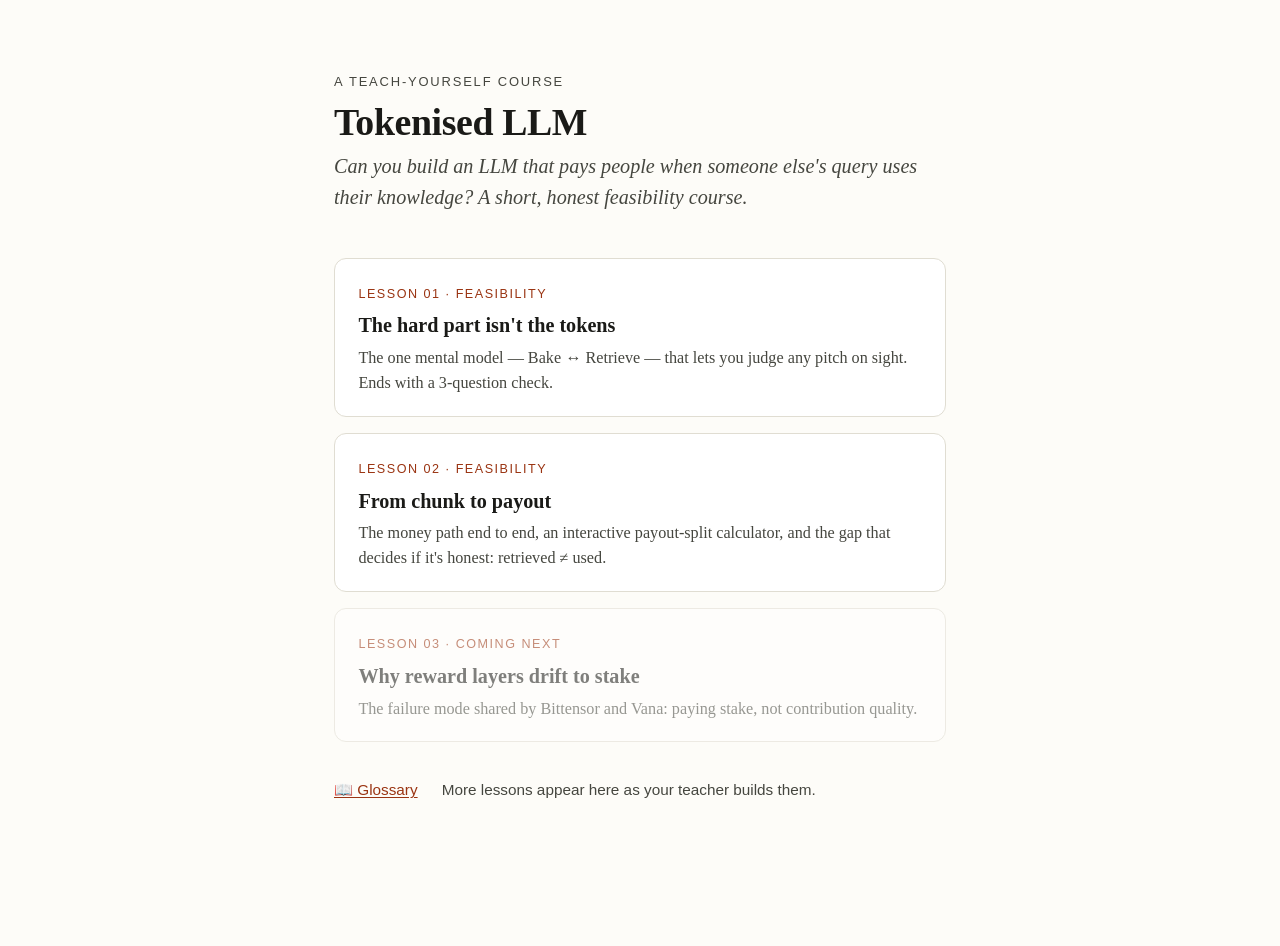
<file: index.html>
<!DOCTYPE html>
<html lang="en">
<head>
<meta charset="utf-8">
<meta name="viewport" content="width=device-width, initial-scale=1">
<title>Tokenised LLM — a feasibility course</title>
<link rel="stylesheet" href="assets/lesson.css">
<style>
  /* Landing-page-only touches, mobile-first */
  .hero { margin-bottom: 2.5rem; }
  .lesson-list { list-style: none; padding: 0; margin: 0; }
  .lesson-card {
    display: block;
    border: 1px solid var(--rule);
    border-radius: 12px;
    padding: 1.1rem 1.3rem;
    margin-bottom: 0.9rem;
    text-decoration: none;
    color: var(--ink);
    background: var(--surface);
    transition: border-color .15s, transform .1s;
  }
  .lesson-card:active { transform: scale(.99); }
  .lesson-card:hover { border-color: var(--accent); }
  .lesson-card .n {
    font-family: ui-sans-serif, sans-serif;
    font-size: 0.7rem; letter-spacing: .12em; text-transform: uppercase; color: var(--accent);
  }
  .lesson-card .t { font-size: 1.12rem; font-weight: 600; margin: .2rem 0 .25rem; }
  .lesson-card .s { font-size: .9rem; color: var(--ink-soft); }
  .lesson-card.soon { opacity: .55; pointer-events: none; }
  .meta-links { margin-top: 2rem; font-family: ui-sans-serif, sans-serif; font-size: .85rem; }
  .meta-links a { margin-right: 1.1rem; }
  @media (max-width: 480px) {
    body { padding: 2.2rem 1.2rem 5rem; }
    h1 { font-size: 1.7rem; }
  }
</style>
</head>
<body>
<div class="wrap">

  <div class="hero">
    <p class="eyebrow">A teach-yourself course</p>
    <h1>Tokenised LLM</h1>
    <p class="dek">Can you build an LLM that pays people when someone else's query uses their knowledge? A short, honest feasibility course.</p>
  </div>

  <ul class="lesson-list">
    <li>
      <a class="lesson-card" href="lessons/0001-bake-vs-retrieve.html">
        <span class="n">Lesson 01 · Feasibility</span>
        <div class="t">The hard part isn't the tokens</div>
        <div class="s">The one mental model — Bake ↔ Retrieve — that lets you judge any pitch on sight. Ends with a 3-question check.</div>
      </a>
    </li>
    <li>
      <a class="lesson-card" href="lessons/0002-chunk-to-payout.html">
        <span class="n">Lesson 02 · Feasibility</span>
        <div class="t">From chunk to payout</div>
        <div class="s">The money path end to end, an interactive payout-split calculator, and the gap that decides if it's honest: retrieved ≠ used.</div>
      </a>
    </li>
    <li>
      <span class="lesson-card soon">
        <span class="n">Lesson 03 · Coming next</span>
        <div class="t">Why reward layers drift to stake</div>
        <div class="s">The failure mode shared by Bittensor and Vana: paying stake, not contribution quality.</div>
      </span>
    </li>
  </ul>

  <div class="meta-links">
    <a href="reference/GLOSSARY.html">📖 Glossary</a>
    <span style="color:var(--ink-soft)">More lessons appear here as your teacher builds them.</span>
  </div>

</div>
</body>
</html>
</file>
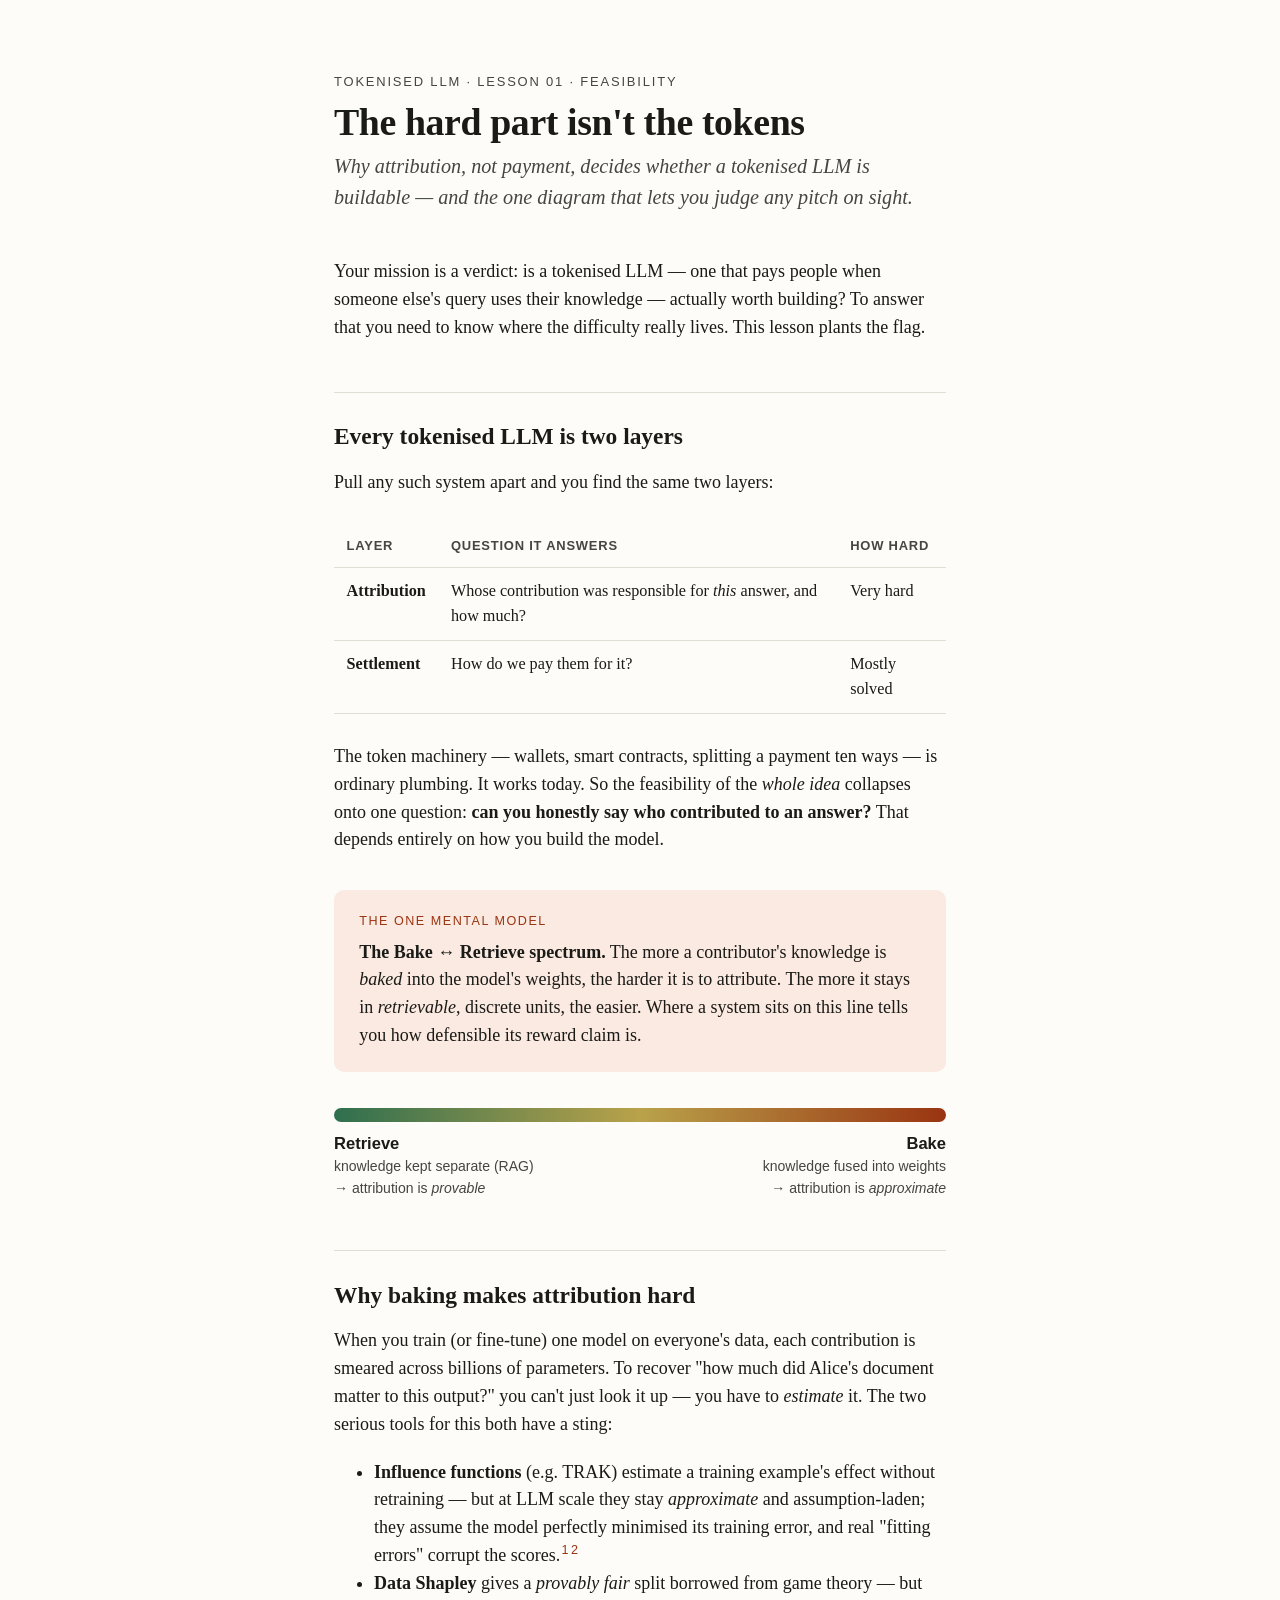
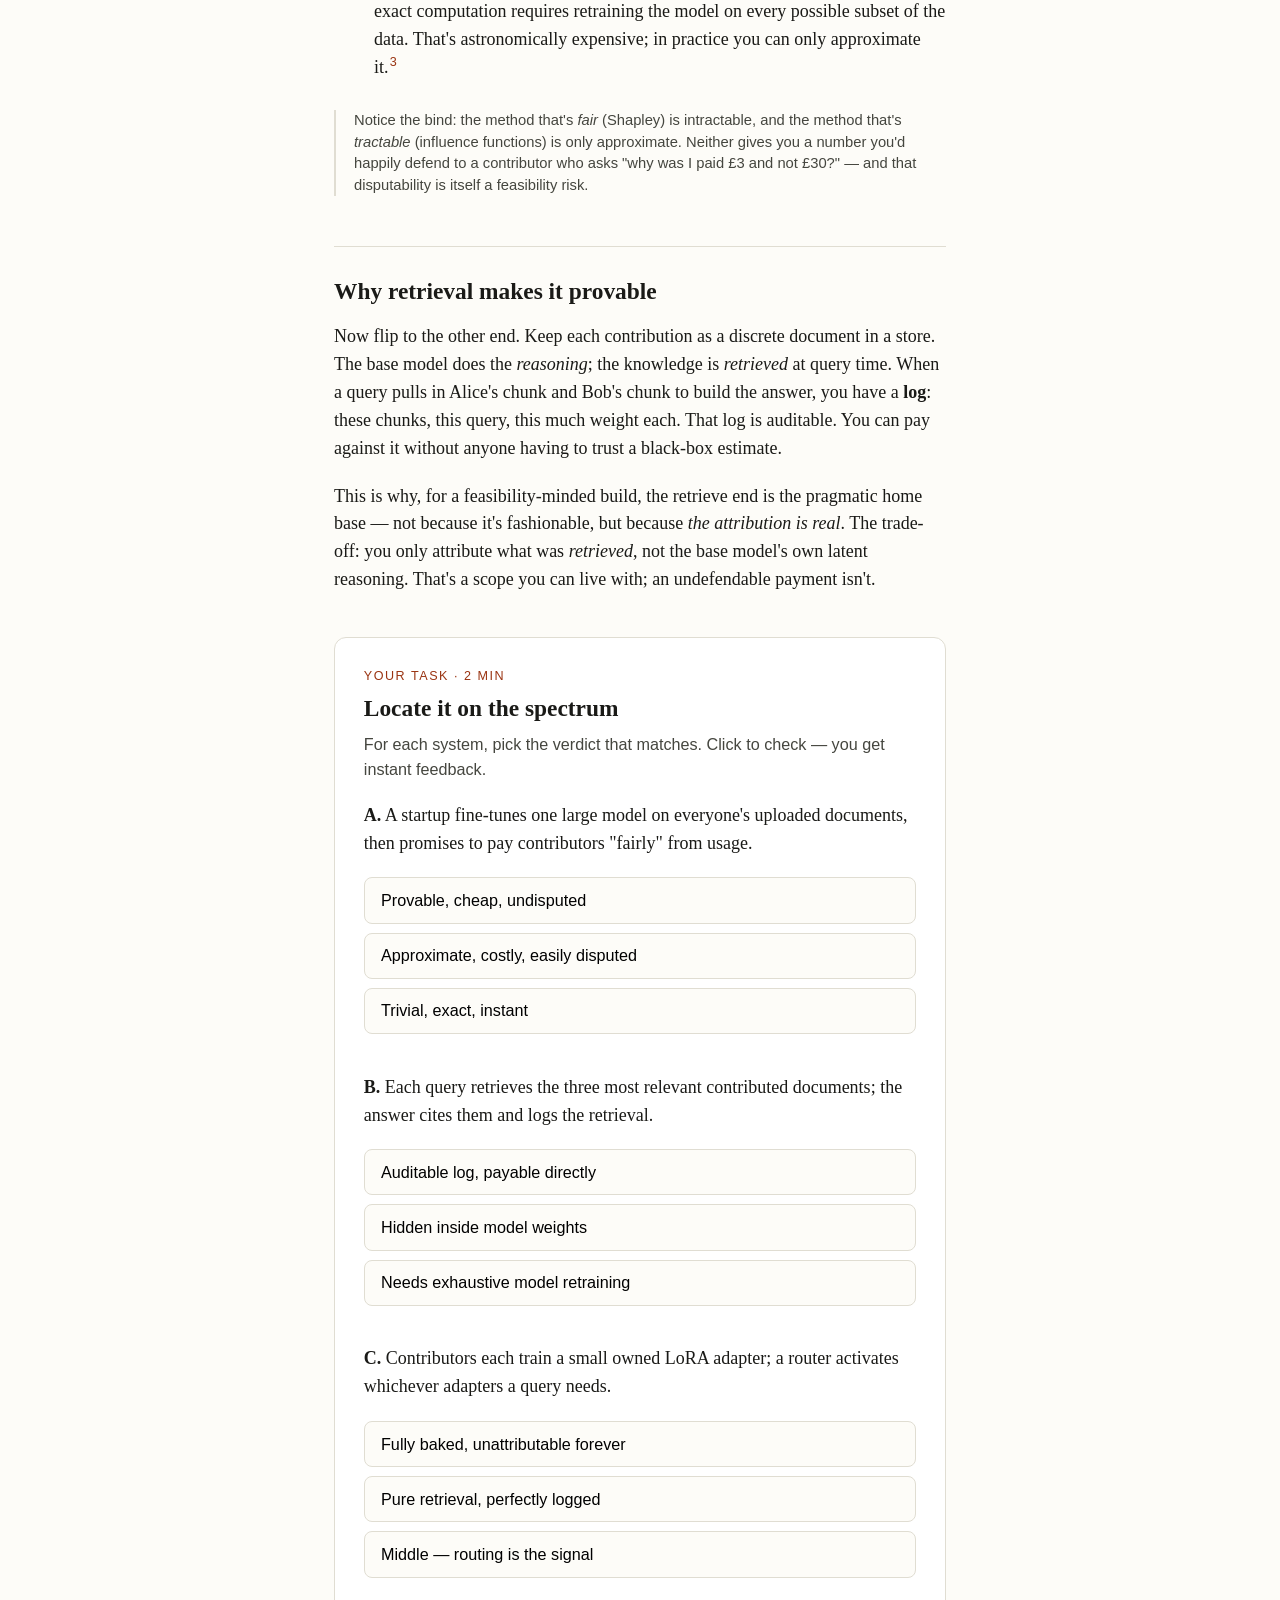
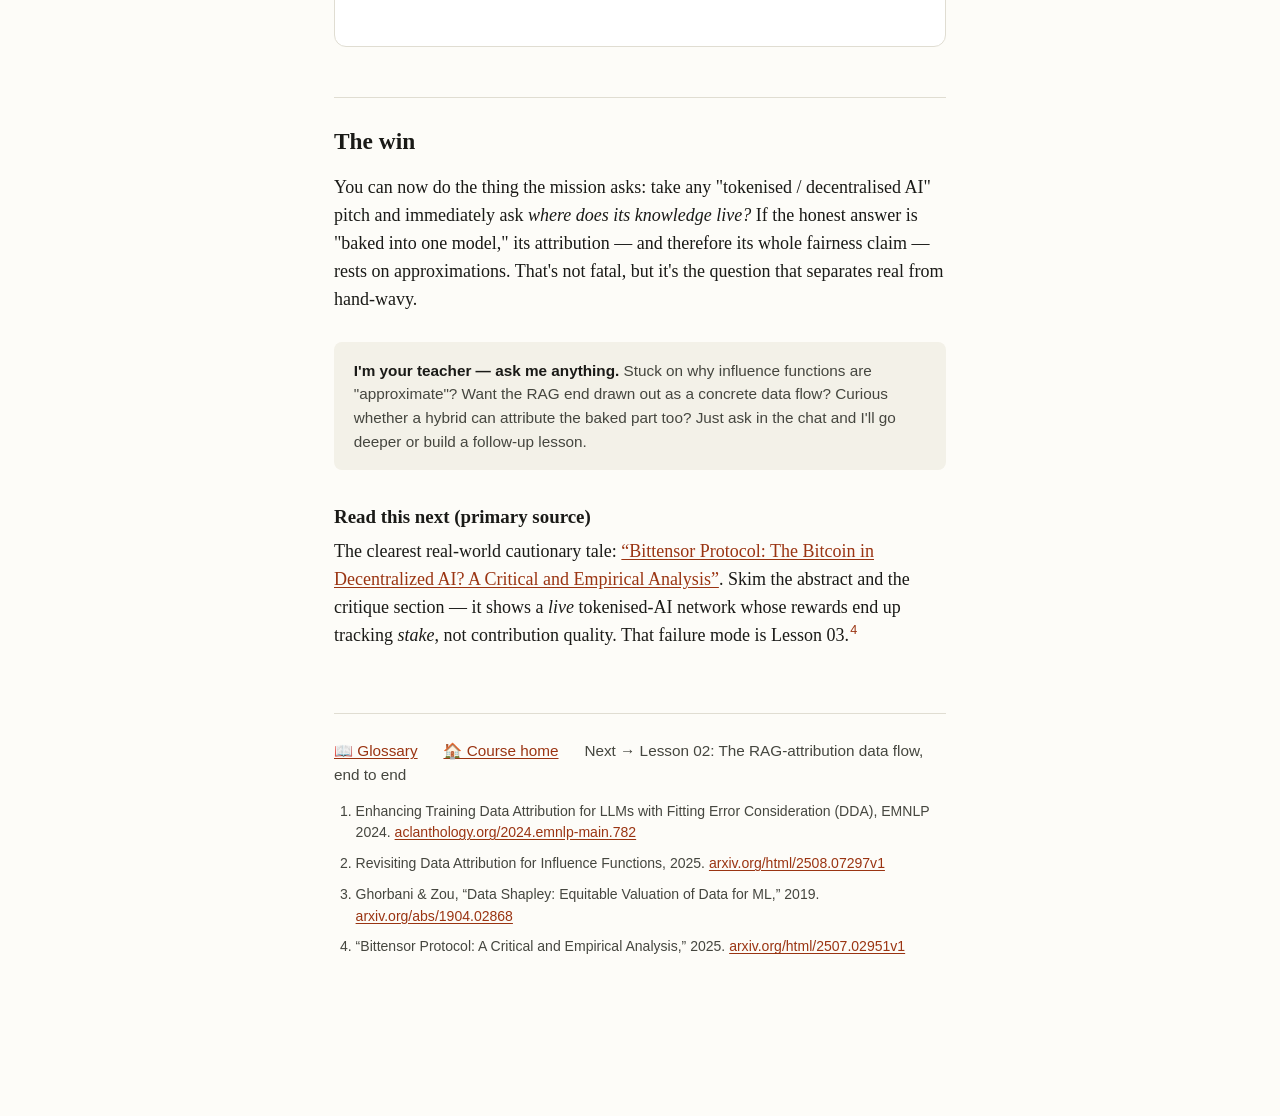
<file: lessons/0001-bake-vs-retrieve.html>
<!DOCTYPE html>
<html lang="en">
<head>
<meta charset="utf-8">
<meta name="viewport" content="width=device-width, initial-scale=1">
<title>Lesson 01 · The hard part isn't the tokens</title>
<link rel="stylesheet" href="../assets/lesson.css">
</head>
<body>
<div class="wrap">

  <p class="eyebrow">Tokenised LLM · Lesson 01 · Feasibility</p>
  <h1>The hard part isn't the tokens</h1>
  <p class="dek">Why <em>attribution</em>, not payment, decides whether a tokenised LLM is buildable — and the one diagram that lets you judge any pitch on sight.</p>

  <p>Your mission is a verdict: is a tokenised LLM — one that pays people when someone else's query uses their knowledge — actually worth building? To answer that you need to know where the difficulty really lives. This lesson plants the flag.</p>

  <h2>Every tokenised LLM is two layers</h2>
  <p>Pull any such system apart and you find the same two layers:</p>

  <table>
    <tr><th>Layer</th><th>Question it answers</th><th>How hard</th></tr>
    <tr><td><strong>Attribution</strong></td><td>Whose contribution was responsible for <em>this</em> answer, and how much?</td><td>Very hard</td></tr>
    <tr><td><strong>Settlement</strong></td><td>How do we pay them for it?</td><td>Mostly solved</td></tr>
  </table>

  <p>The token machinery — wallets, smart contracts, splitting a payment ten ways — is ordinary plumbing. It works today. So the feasibility of the <em>whole idea</em> collapses onto one question: <strong>can you honestly say who contributed to an answer?</strong> That depends entirely on how you build the model.</p>

  <div class="keyidea">
    <div class="label">The one mental model</div>
    <p><strong>The Bake ↔ Retrieve spectrum.</strong> The more a contributor's knowledge is <em>baked</em> into the model's weights, the harder it is to attribute. The more it stays in <em>retrievable</em>, discrete units, the easier. Where a system sits on this line tells you how defensible its reward claim is.</p>
  </div>

  <div class="spectrum">
    <div class="spectrum-bar"></div>
    <div class="spectrum-ends">
      <span><b>Retrieve</b>knowledge kept separate (RAG)<br>→ attribution is <em>provable</em></span>
      <span style="text-align:right"><b>Bake</b>knowledge fused into weights<br>→ attribution is <em>approximate</em></span>
    </div>
  </div>

  <h2>Why baking makes attribution hard</h2>
  <p>When you train (or fine-tune) one model on everyone's data, each contribution is smeared across billions of parameters. To recover "how much did Alice's document matter to this output?" you can't just look it up — you have to <em>estimate</em> it. The two serious tools for this both have a sting:</p>

  <ul>
    <li><strong>Influence functions</strong> (e.g. TRAK) estimate a training example's effect without retraining — but at LLM scale they stay <em>approximate</em> and assumption-laden; they assume the model perfectly minimised its training error, and real "fitting errors" corrupt the scores.<a class="cite" href="#r1">1</a><a class="cite" href="#r2">2</a></li>
    <li><strong>Data Shapley</strong> gives a <em>provably fair</em> split borrowed from game theory — but exact computation requires retraining the model on every possible subset of the data. That's astronomically expensive; in practice you can only approximate it.<a class="cite" href="#r3">3</a></li>
  </ul>

  <p class="aside">Notice the bind: the method that's <em>fair</em> (Shapley) is intractable, and the method that's <em>tractable</em> (influence functions) is only approximate. Neither gives you a number you'd happily defend to a contributor who asks "why was I paid £3 and not £30?" — and that disputability is itself a feasibility risk.</p>

  <h2>Why retrieval makes it provable</h2>
  <p>Now flip to the other end. Keep each contribution as a discrete document in a store. The base model does the <em>reasoning</em>; the knowledge is <em>retrieved</em> at query time. When a query pulls in Alice's chunk and Bob's chunk to build the answer, you have a <strong>log</strong>: these chunks, this query, this much weight each. That log is auditable. You can pay against it without anyone having to trust a black-box estimate.</p>

  <p>This is why, for a feasibility-minded build, the retrieve end is the pragmatic home base — not because it's fashionable, but because <em>the attribution is real</em>. The trade-off: you only attribute what was <em>retrieved</em>, not the base model's own latent reasoning. That's a scope you can live with; an undefendable payment isn't.</p>

  <!-- INTERACTIVE TASK -->
  <div class="task">
    <div class="label">Your task · 2 min</div>
    <h2 style="margin-top:.2rem">Locate it on the spectrum</h2>
    <p class="sans" style="font-size:.9rem;color:var(--ink-soft)">For each system, pick the verdict that matches. Click to check — you get instant feedback.</p>

    <div class="q" data-correct="1">
      <p><strong>A.</strong> A startup fine-tunes one large model on everyone's uploaded documents, then promises to pay contributors "fairly" from usage.</p>
      <div class="choices">
        <button class="choice">Provable, cheap, undisputed</button>
        <button class="choice">Approximate, costly, easily disputed</button>
        <button class="choice">Trivial, exact, instant</button>
      </div>
      <div class="feedback"></div>
    </div>

    <div class="q" data-correct="0">
      <p><strong>B.</strong> Each query retrieves the three most relevant contributed documents; the answer cites them and logs the retrieval.</p>
      <div class="choices">
        <button class="choice">Auditable log, payable directly</button>
        <button class="choice">Hidden inside model weights</button>
        <button class="choice">Needs exhaustive model retraining</button>
      </div>
      <div class="feedback"></div>
    </div>

    <div class="q" data-correct="2">
      <p><strong>C.</strong> Contributors each train a small owned LoRA adapter; a router activates whichever adapters a query needs.</p>
      <div class="choices">
        <button class="choice">Fully baked, unattributable forever</button>
        <button class="choice">Pure retrieval, perfectly logged</button>
        <button class="choice">Middle — routing is the signal</button>
      </div>
      <div class="feedback"></div>
    </div>
  </div>

  <h2>The win</h2>
  <p>You can now do the thing the mission asks: take any "tokenised / decentralised AI" pitch and immediately ask <em>where does its knowledge live?</em> If the honest answer is "baked into one model," its attribution — and therefore its whole fairness claim — rests on approximations. That's not fatal, but it's the question that separates real from hand-wavy.</p>

  <div class="ask-teacher">
    <b>I'm your teacher — ask me anything.</b> Stuck on why influence functions are "approximate"? Want the RAG end drawn out as a concrete data flow? Curious whether a hybrid can attribute the baked part too? Just ask in the chat and I'll go deeper or build a follow-up lesson.
  </div>

  <h3>Read this next (primary source)</h3>
  <p>The clearest real-world cautionary tale: <a href="https://arxiv.org/html/2507.02951v1">“Bittensor Protocol: The Bitcoin in Decentralized AI? A Critical and Empirical Analysis”</a>. Skim the abstract and the critique section — it shows a <em>live</em> tokenised-AI network whose rewards end up tracking <em>stake</em>, not contribution quality. That failure mode is Lesson 03.<a class="cite" href="#r4">4</a></p>

  <div class="lesson-footer">
    <a href="../reference/GLOSSARY.html">📖 Glossary</a>
    <a href="../index.html">🏠 Course home</a>
    <span class="sans" style="color:var(--ink-soft)">Next → Lesson 02: The RAG-attribution data flow, end to end</span>

    <div class="refs">
      <ol>
        <li id="r1">Enhancing Training Data Attribution for LLMs with Fitting Error Consideration (DDA), EMNLP 2024. <a href="https://aclanthology.org/2024.emnlp-main.782/">aclanthology.org/2024.emnlp-main.782</a></li>
        <li id="r2">Revisiting Data Attribution for Influence Functions, 2025. <a href="https://arxiv.org/html/2508.07297v1">arxiv.org/html/2508.07297v1</a></li>
        <li id="r3">Ghorbani &amp; Zou, “Data Shapley: Equitable Valuation of Data for ML,” 2019. <a href="https://arxiv.org/abs/1904.02868">arxiv.org/abs/1904.02868</a></li>
        <li id="r4">“Bittensor Protocol: A Critical and Empirical Analysis,” 2025. <a href="https://arxiv.org/html/2507.02951v1">arxiv.org/html/2507.02951v1</a></li>
      </ol>
    </div>
  </div>

</div>

<script>
  document.querySelectorAll('.q').forEach(function (q) {
    var correct = parseInt(q.dataset.correct, 10);
    var fb = q.querySelector('.feedback');
    var msgs = {
      A0:'Not quite — baking into one model means the split is an estimate, not a fact.',
      A1:'Right. Fine-tuning one model fuses everyone’s data; you can only estimate the split, and contributors can dispute it.',
      A2:'No — nothing about baked-in attribution is trivial or exact.',
      B0:'Right. Retrieval gives you a literal log of which chunks were used — pay against it.',
      B1:'No — in RAG the knowledge stays in the store, not the weights.',
      B2:'No — retrieval avoids retraining entirely; that’s its whole advantage.',
      C0:'No — owned adapters are attributable; that’s the point of modular ownership.',
      C1:'Not quite — it isn’t pure retrieval; a router decides, which is fuzzier than a chunk log.',
      C2:'Right. Adapter routing sits in the middle — attributable, but via a fuzzier signal than retrieval.'
    };
    var letter = q.previousElementSibling; // not used; label by index
    q.querySelectorAll('.choice').forEach(function (btn, i) {
      btn.addEventListener('click', function () {
        q.querySelectorAll('.choice').forEach(function (b){ b.classList.remove('correct','wrong'); });
        var qid = (q.querySelector('p strong').textContent.trim().charAt(0));
        if (i === correct) { btn.classList.add('correct'); }
        else { btn.classList.add('wrong'); q.querySelectorAll('.choice')[correct].classList.add('correct'); }
        fb.textContent = msgs[qid + i] || (i === correct ? 'Correct.' : 'Try again.');
      });
    });
  });
</script>
</body>
</html>
</file>
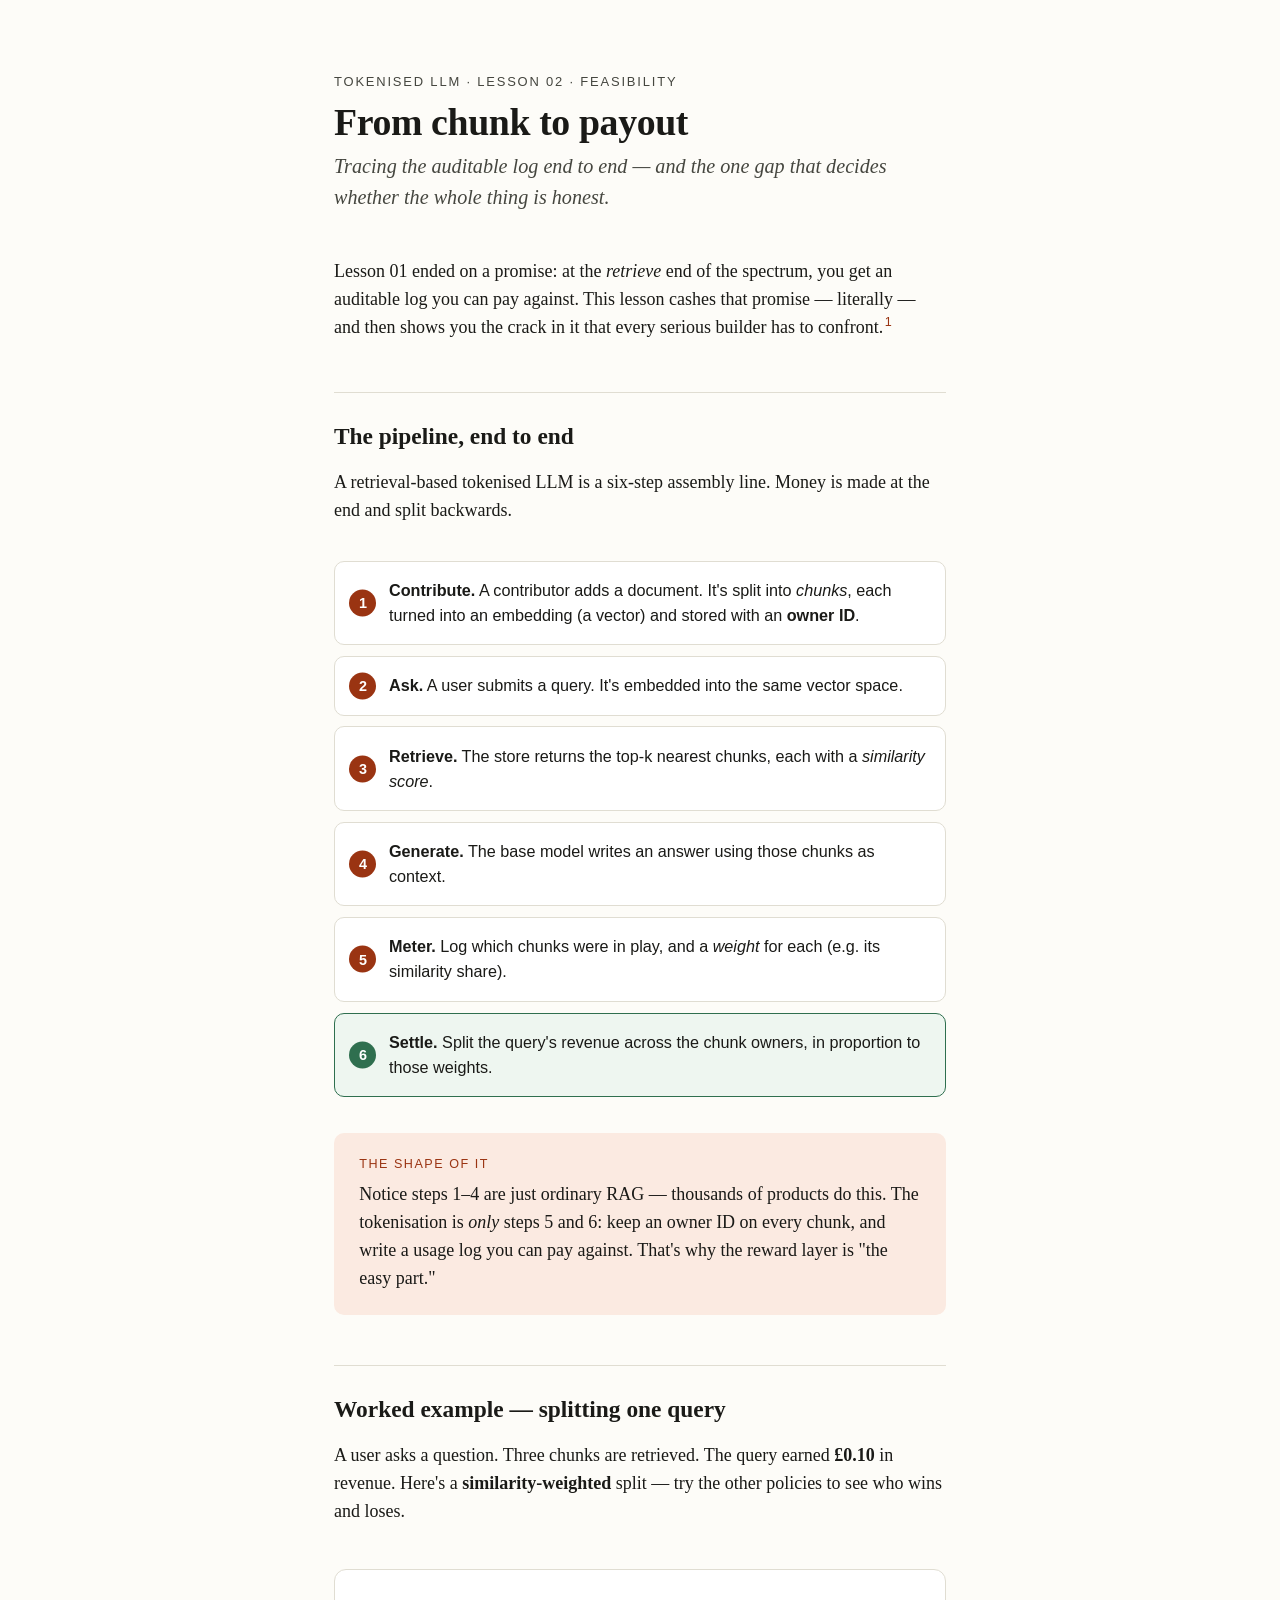
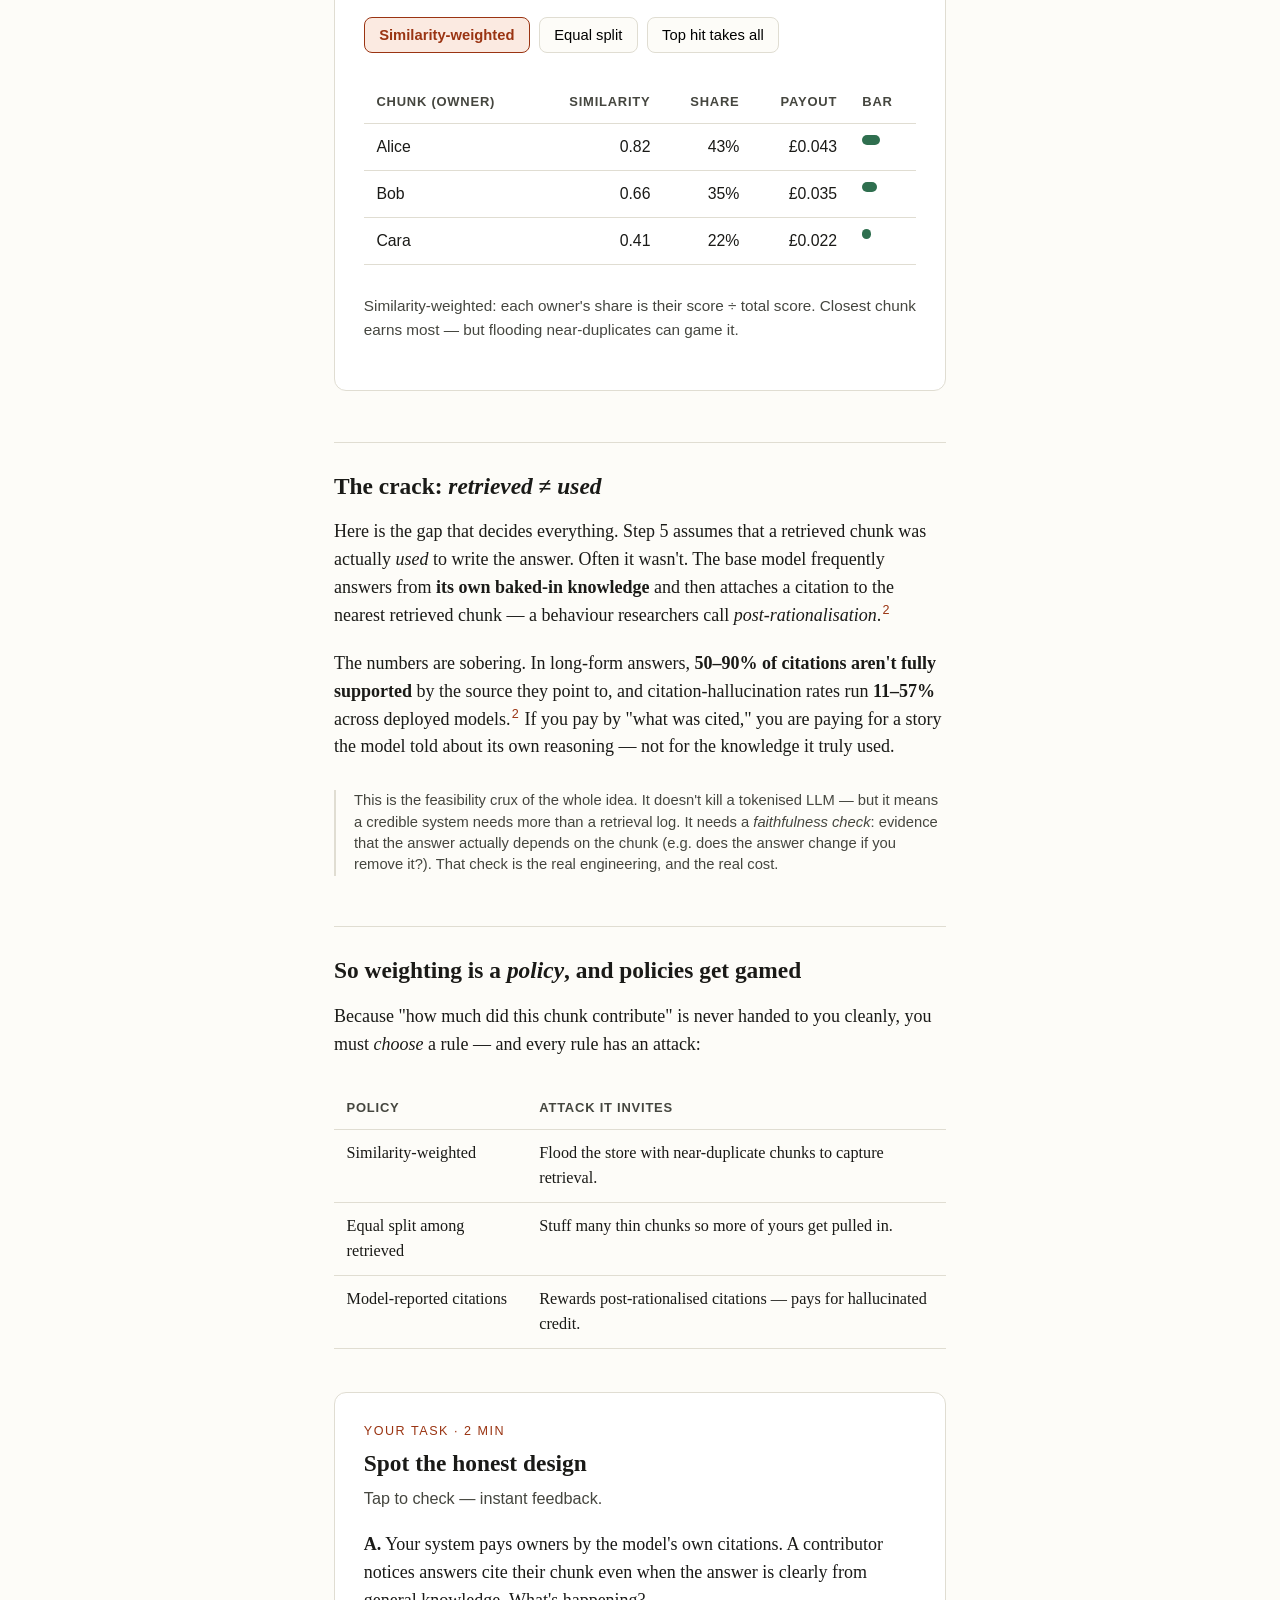
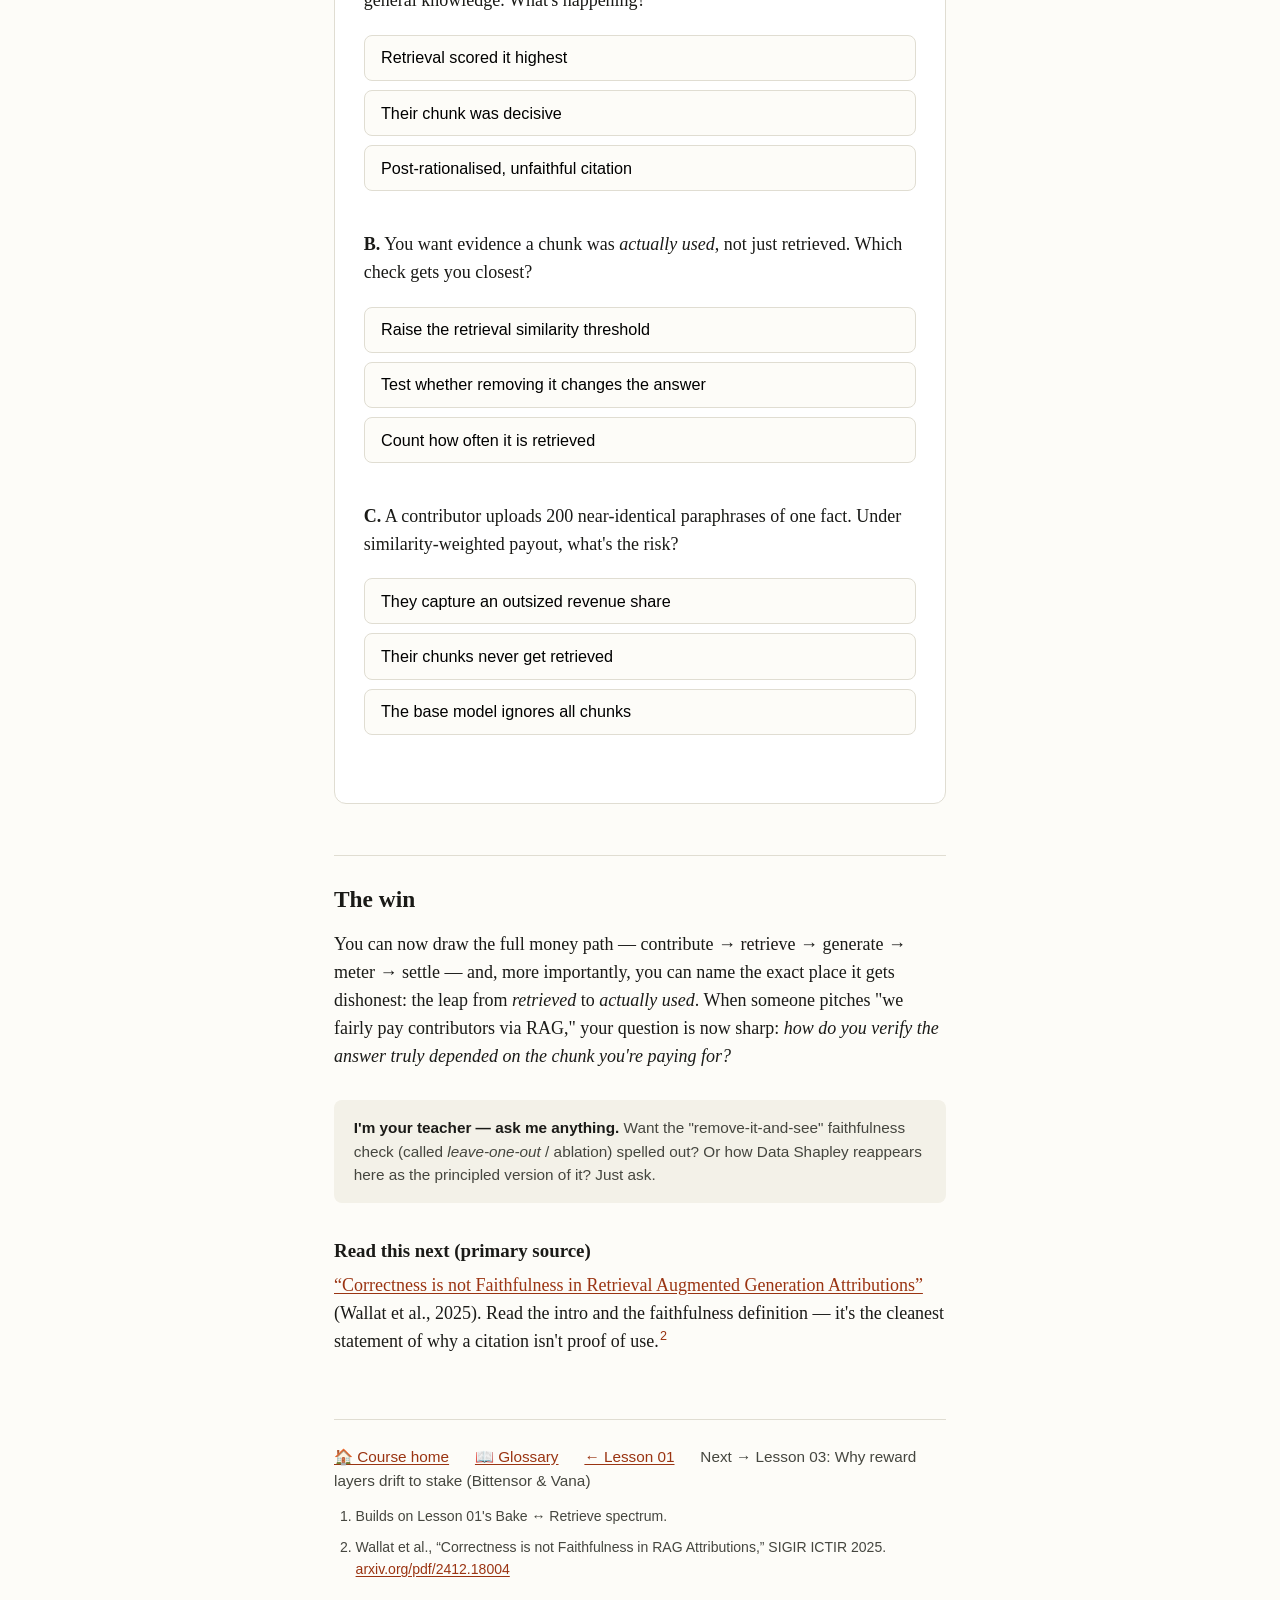
<file: lessons/0002-chunk-to-payout.html>
<!DOCTYPE html>
<html lang="en">
<head>
<meta charset="utf-8">
<meta name="viewport" content="width=device-width, initial-scale=1">
<title>Lesson 02 · From chunk to payout</title>
<link rel="stylesheet" href="../assets/lesson.css">
<style>
  /* Lesson-02-specific: the pipeline flow + the split calculator */
  .flow { list-style:none; padding:0; margin:2rem 0; }
  .flow li {
    position:relative; padding:0.9rem 1rem 0.9rem 3rem; margin:0 0 0.6rem;
    border:1px solid var(--rule); border-radius:10px; background:var(--surface);
    font-family:ui-sans-serif,sans-serif; font-size:0.9rem;
  }
  .flow li .num {
    position:absolute; left:0.8rem; top:50%; transform:translateY(-50%);
    width:1.5rem; height:1.5rem; border-radius:50%; background:var(--accent); color:#fff;
    display:flex; align-items:center; justify-content:center; font-size:0.8rem; font-weight:700;
  }
  .flow li b { color:var(--ink); }
  .flow li.payout { border-color:var(--retrieve); background:var(--ok-bg); }
  .flow li.payout .num { background:var(--retrieve); }

  .calc { font-family:ui-sans-serif,sans-serif; }
  .calc table { font-size:0.88rem; }
  .calc td.num, .calc th.num { text-align:right; font-variant-numeric:tabular-nums; }
  .policy-btns { display:flex; gap:0.5rem; flex-wrap:wrap; margin:1rem 0; }
  .policy-btns button {
    font-family:ui-sans-serif,sans-serif; font-size:0.82rem; padding:0.5rem 0.8rem;
    border:1px solid var(--rule); border-radius:8px; background:var(--paper); cursor:pointer;
  }
  .policy-btns button.active { border-color:var(--accent); background:var(--accent-soft); color:var(--accent); font-weight:600; }
  .bar { height:10px; border-radius:5px; background:var(--retrieve); }
  @media (max-width:480px){ body{ padding:2.2rem 1.2rem 5rem; } }
</style>
</head>
<body>
<div class="wrap">

  <p class="eyebrow">Tokenised LLM · Lesson 02 · Feasibility</p>
  <h1>From chunk to payout</h1>
  <p class="dek">Tracing the auditable log end to end — and the one gap that decides whether the whole thing is honest.</p>

  <p>Lesson 01 ended on a promise: at the <em>retrieve</em> end of the spectrum, you get an auditable log you can pay against. This lesson cashes that promise — literally — and then shows you the crack in it that every serious builder has to confront.<a class="cite" href="#r1">1</a></p>

  <h2>The pipeline, end to end</h2>
  <p>A retrieval-based tokenised LLM is a six-step assembly line. Money is made at the end and split backwards.</p>

  <ol class="flow">
    <li><span class="num">1</span><b>Contribute.</b> A contributor adds a document. It's split into <em>chunks</em>, each turned into an embedding (a vector) and stored with an <b>owner ID</b>.</li>
    <li><span class="num">2</span><b>Ask.</b> A user submits a query. It's embedded into the same vector space.</li>
    <li><span class="num">3</span><b>Retrieve.</b> The store returns the top-k nearest chunks, each with a <em>similarity score</em>.</li>
    <li><span class="num">4</span><b>Generate.</b> The base model writes an answer using those chunks as context.</li>
    <li><span class="num">5</span><b>Meter.</b> Log which chunks were in play, and a <em>weight</em> for each (e.g. its similarity share).</li>
    <li class="payout"><span class="num">6</span><b>Settle.</b> Split the query's revenue across the chunk owners, in proportion to those weights.</li>
  </ol>

  <div class="keyidea">
    <div class="label">The shape of it</div>
    <p>Notice steps 1–4 are just ordinary RAG — thousands of products do this. The tokenisation is <em>only</em> steps 5 and 6: keep an owner ID on every chunk, and write a usage log you can pay against. That's why the reward layer is "the easy part."</p>
  </div>

  <h2>Worked example — splitting one query</h2>
  <p>A user asks a question. Three chunks are retrieved. The query earned <b>£0.10</b> in revenue. Here's a <b>similarity-weighted</b> split — try the other policies to see who wins and loses.</p>

  <div class="calc task">
    <div class="policy-btns">
      <button data-policy="sim" class="active">Similarity-weighted</button>
      <button data-policy="equal">Equal split</button>
      <button data-policy="topfn">Top hit takes all</button>
    </div>
    <table>
      <thead><tr><th>Chunk (owner)</th><th class="num">Similarity</th><th class="num">Share</th><th class="num">Payout</th><th>Bar</th></tr></thead>
      <tbody id="rows"></tbody>
    </table>
    <p class="feedback" id="policy-note"></p>
  </div>

  <h2>The crack: <em>retrieved</em> ≠ <em>used</em></h2>
  <p>Here is the gap that decides everything. Step 5 assumes that a retrieved chunk was actually <em>used</em> to write the answer. Often it wasn't. The base model frequently answers from <strong>its own baked-in knowledge</strong> and then attaches a citation to the nearest retrieved chunk — a behaviour researchers call <em>post-rationalisation</em>.<a class="cite" href="#r2">2</a></p>

  <p>The numbers are sobering. In long-form answers, <strong>50–90% of citations aren't fully supported</strong> by the source they point to, and citation-hallucination rates run <strong>11–57%</strong> across deployed models.<a class="cite" href="#r2">2</a> If you pay by "what was cited," you are paying for a story the model told about its own reasoning — not for the knowledge it truly used.</p>

  <p class="aside">This is the feasibility crux of the whole idea. It doesn't kill a tokenised LLM — but it means a credible system needs more than a retrieval log. It needs a <em>faithfulness check</em>: evidence that the answer actually depends on the chunk (e.g. does the answer change if you remove it?). That check is the real engineering, and the real cost.</p>

  <h2>So weighting is a <em>policy</em>, and policies get gamed</h2>
  <p>Because "how much did this chunk contribute" is never handed to you cleanly, you must <em>choose</em> a rule — and every rule has an attack:</p>
  <table>
    <tr><th>Policy</th><th>Attack it invites</th></tr>
    <tr><td>Similarity-weighted</td><td>Flood the store with near-duplicate chunks to capture retrieval.</td></tr>
    <tr><td>Equal split among retrieved</td><td>Stuff many thin chunks so more of yours get pulled in.</td></tr>
    <tr><td>Model-reported citations</td><td>Rewards post-rationalised citations — pays for hallucinated credit.</td></tr>
  </table>

  <!-- INTERACTIVE TASK -->
  <div class="task">
    <div class="label">Your task · 2 min</div>
    <h2 style="margin-top:.2rem">Spot the honest design</h2>
    <p class="sans" style="font-size:.9rem;color:var(--ink-soft)">Tap to check — instant feedback.</p>

    <div class="q" data-correct="2">
      <p><strong>A.</strong> Your system pays owners by the model's own citations. A contributor notices answers cite their chunk even when the answer is clearly from general knowledge. What's happening?</p>
      <div class="choices">
        <button class="choice">Retrieval scored it highest</button>
        <button class="choice">Their chunk was decisive</button>
        <button class="choice">Post-rationalised, unfaithful citation</button>
      </div>
      <div class="feedback"></div>
    </div>

    <div class="q" data-correct="1">
      <p><strong>B.</strong> You want evidence a chunk was <em>actually used</em>, not just retrieved. Which check gets you closest?</p>
      <div class="choices">
        <button class="choice">Raise the retrieval similarity threshold</button>
        <button class="choice">Test whether removing it changes the answer</button>
        <button class="choice">Count how often it is retrieved</button>
      </div>
      <div class="feedback"></div>
    </div>

    <div class="q" data-correct="0">
      <p><strong>C.</strong> A contributor uploads 200 near-identical paraphrases of one fact. Under similarity-weighted payout, what's the risk?</p>
      <div class="choices">
        <button class="choice">They capture an outsized revenue share</button>
        <button class="choice">Their chunks never get retrieved</button>
        <button class="choice">The base model ignores all chunks</button>
      </div>
      <div class="feedback"></div>
    </div>
  </div>

  <h2>The win</h2>
  <p>You can now draw the full money path — contribute → retrieve → generate → meter → settle — and, more importantly, you can name the exact place it gets dishonest: the leap from <em>retrieved</em> to <em>actually used</em>. When someone pitches "we fairly pay contributors via RAG," your question is now sharp: <em>how do you verify the answer truly depended on the chunk you're paying for?</em></p>

  <div class="ask-teacher">
    <b>I'm your teacher — ask me anything.</b> Want the "remove-it-and-see" faithfulness check (called <em>leave-one-out</em> / ablation) spelled out? Or how Data Shapley reappears here as the principled version of it? Just ask.
  </div>

  <h3>Read this next (primary source)</h3>
  <p><a href="https://arxiv.org/pdf/2412.18004">“Correctness is not Faithfulness in Retrieval Augmented Generation Attributions”</a> (Wallat et al., 2025). Read the intro and the faithfulness definition — it's the cleanest statement of why a citation isn't proof of use.<a class="cite" href="#r2">2</a></p>

  <div class="lesson-footer">
    <a href="../index.html">🏠 Course home</a>
    <a href="../reference/GLOSSARY.html">📖 Glossary</a>
    <a href="0001-bake-vs-retrieve.html">← Lesson 01</a>
    <span class="sans" style="color:var(--ink-soft)">Next → Lesson 03: Why reward layers drift to stake (Bittensor &amp; Vana)</span>

    <div class="refs">
      <ol>
        <li id="r1">Builds on Lesson 01's Bake ↔ Retrieve spectrum.</li>
        <li id="r2">Wallat et al., “Correctness is not Faithfulness in RAG Attributions,” SIGIR ICTIR 2025. <a href="https://arxiv.org/pdf/2412.18004">arxiv.org/pdf/2412.18004</a></li>
      </ol>
    </div>
  </div>

</div>

<script>
  // --- Payout calculator ---
  var chunks = [
    { owner: "Alice", sim: 0.82 },
    { owner: "Bob",   sim: 0.66 },
    { owner: "Cara",  sim: 0.41 }
  ];
  var REVENUE = 0.10;
  var notes = {
    sim:   "Similarity-weighted: each owner's share is their score ÷ total score. Closest chunk earns most — but flooding near-duplicates can game it.",
    equal: "Equal split: every retrieved chunk earns the same, regardless of relevance. Simple, but rewards stuffing many thin chunks.",
    topfn: "Top hit takes all: only the single closest chunk is paid. Brutal, low-dispute — but one near-miss and a real contributor earns nothing."
  };

  function shares(policy) {
    if (policy === "equal") return chunks.map(function(){ return 1 / chunks.length; });
    if (policy === "topfn") {
      var max = Math.max.apply(null, chunks.map(function(c){ return c.sim; }));
      return chunks.map(function(c){ return c.sim === max ? 1 : 0; });
    }
    var total = chunks.reduce(function(s,c){ return s + c.sim; }, 0);
    return chunks.map(function(c){ return c.sim / total; });
  }

  function render(policy) {
    var sh = shares(policy);
    var rows = chunks.map(function(c, i) {
      var pct = sh[i] * 100;
      var pay = (sh[i] * REVENUE);
      return "<tr><td>" + c.owner + "</td>" +
             "<td class='num'>" + c.sim.toFixed(2) + "</td>" +
             "<td class='num'>" + pct.toFixed(0) + "%</td>" +
             "<td class='num'>£" + pay.toFixed(3) + "</td>" +
             "<td><div class='bar' style='width:" + Math.max(2,pct) + "%'></div></td></tr>";
    }).join("");
    document.getElementById("rows").innerHTML = rows;
    document.getElementById("policy-note").textContent = notes[policy];
  }

  document.querySelectorAll(".policy-btns button").forEach(function(btn) {
    btn.addEventListener("click", function() {
      document.querySelectorAll(".policy-btns button").forEach(function(b){ b.classList.remove("active"); });
      btn.classList.add("active");
      render(btn.dataset.policy);
    });
  });
  render("sim");

  // --- Quiz ---
  document.querySelectorAll(".q").forEach(function (q) {
    var correct = parseInt(q.dataset.correct, 10);
    var fb = q.querySelector(".feedback");
    var msgs = {
      A0:"Not the point here — retrieval ranking doesn't prove the answer used it.",
      A1:"No — the giveaway is the answer came from general knowledge, not their chunk.",
      A2:"Right. The model answered from its own weights and pinned a citation on afterwards — unfaithful attribution.",
      B0:"No — a higher threshold changes what's retrieved, not whether it was used.",
      B1:"Right. Leave-one-out: if removing the chunk changes the answer, it was genuinely used. That's the faithfulness check.",
      B2:"No — retrieval frequency measures popularity, not whether any given answer depended on it.",
      C0:"Right. Near-duplicates each score high, so one fact captures many slots and an outsized share — the classic sybil/flooding attack.",
      C1:"No — near-duplicates score high, so they get retrieved more, not less.",
      C2:"No — the chunks are highly relevant; the model is likely to use them, which is the problem."
    };
    q.querySelectorAll(".choice").forEach(function (btn, i) {
      btn.addEventListener("click", function () {
        q.querySelectorAll(".choice").forEach(function (b){ b.classList.remove("correct","wrong"); });
        var qid = q.querySelector("p strong").textContent.trim().charAt(0);
        if (i === correct) { btn.classList.add("correct"); }
        else { btn.classList.add("wrong"); q.querySelectorAll(".choice")[correct].classList.add("correct"); }
        fb.textContent = msgs[qid + i] || (i === correct ? "Correct." : "Try again.");
      });
    });
  });
</script>
</body>
</html>
</file>
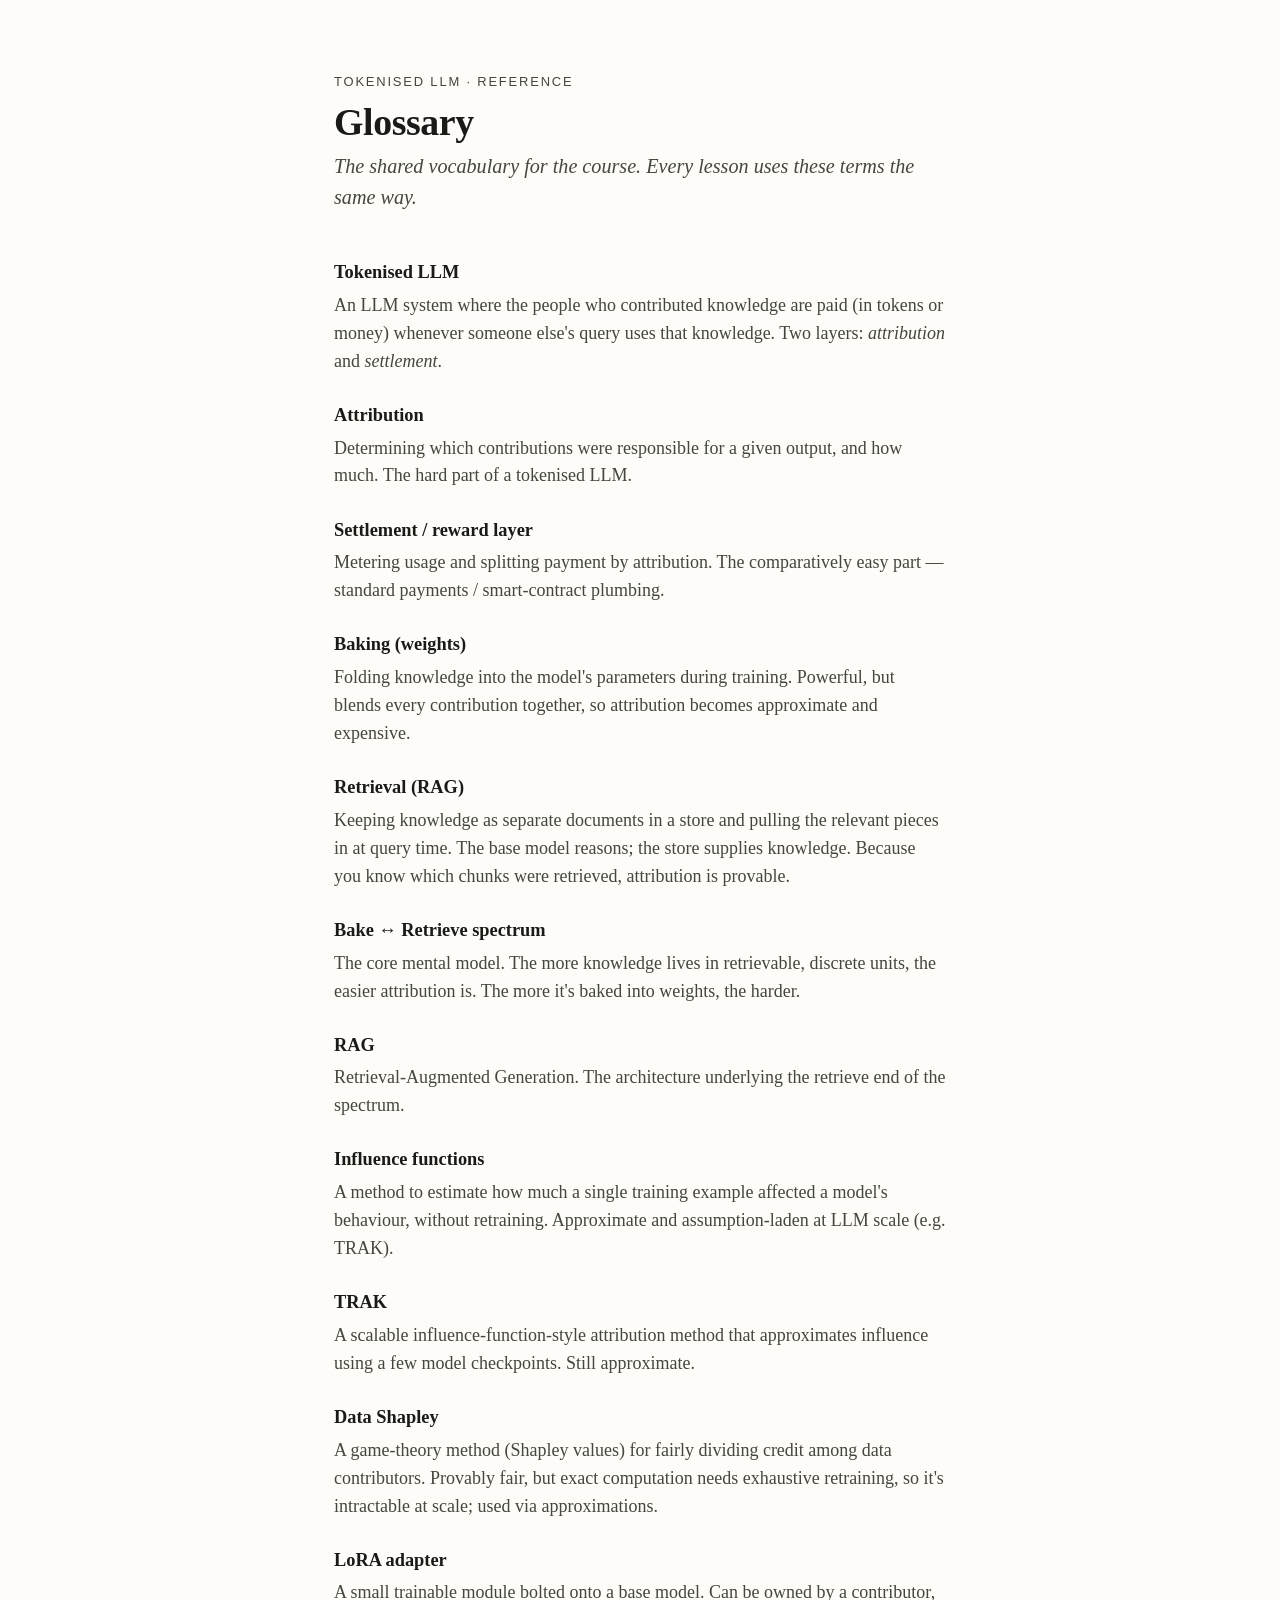
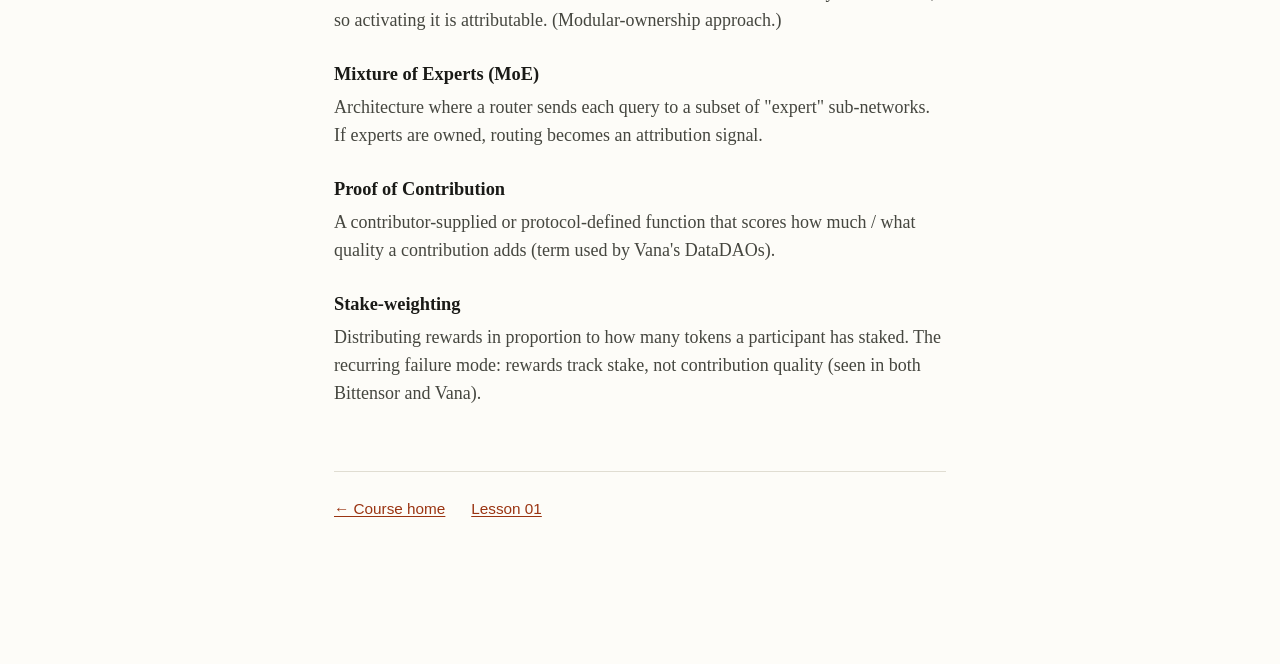
<file: reference/GLOSSARY.html>
<!DOCTYPE html>
<html lang="en">
<head>
<meta charset="utf-8">
<meta name="viewport" content="width=device-width, initial-scale=1">
<title>Glossary — Tokenised LLM</title>
<link rel="stylesheet" href="../assets/lesson.css">
<style>
  dl { margin: 2rem 0; }
  dt { font-weight: 600; margin-top: 1.4rem; font-size: 1.02rem; }
  dd { margin: .3rem 0 0; color: var(--ink-soft); }
  @media (max-width: 480px){ body{ padding:2.2rem 1.2rem 5rem; } }
</style>
</head>
<body>
<div class="wrap">
  <p class="eyebrow">Tokenised LLM · Reference</p>
  <h1>Glossary</h1>
  <p class="dek">The shared vocabulary for the course. Every lesson uses these terms the same way.</p>

  <dl>
    <dt>Tokenised LLM</dt>
    <dd>An LLM system where the people who contributed knowledge are paid (in tokens or money) whenever someone else's query uses that knowledge. Two layers: <em>attribution</em> and <em>settlement</em>.</dd>

    <dt>Attribution</dt>
    <dd>Determining which contributions were responsible for a given output, and how much. The hard part of a tokenised LLM.</dd>

    <dt>Settlement / reward layer</dt>
    <dd>Metering usage and splitting payment by attribution. The comparatively easy part — standard payments / smart-contract plumbing.</dd>

    <dt>Baking (weights)</dt>
    <dd>Folding knowledge into the model's parameters during training. Powerful, but blends every contribution together, so attribution becomes approximate and expensive.</dd>

    <dt>Retrieval (RAG)</dt>
    <dd>Keeping knowledge as separate documents in a store and pulling the relevant pieces in at query time. The base model reasons; the store supplies knowledge. Because you know which chunks were retrieved, attribution is provable.</dd>

    <dt>Bake ↔ Retrieve spectrum</dt>
    <dd>The core mental model. The more knowledge lives in retrievable, discrete units, the easier attribution is. The more it's baked into weights, the harder.</dd>

    <dt>RAG</dt>
    <dd>Retrieval-Augmented Generation. The architecture underlying the retrieve end of the spectrum.</dd>

    <dt>Influence functions</dt>
    <dd>A method to estimate how much a single training example affected a model's behaviour, without retraining. Approximate and assumption-laden at LLM scale (e.g. TRAK).</dd>

    <dt>TRAK</dt>
    <dd>A scalable influence-function-style attribution method that approximates influence using a few model checkpoints. Still approximate.</dd>

    <dt>Data Shapley</dt>
    <dd>A game-theory method (Shapley values) for fairly dividing credit among data contributors. Provably fair, but exact computation needs exhaustive retraining, so it's intractable at scale; used via approximations.</dd>

    <dt>LoRA adapter</dt>
    <dd>A small trainable module bolted onto a base model. Can be owned by a contributor, so activating it is attributable. (Modular-ownership approach.)</dd>

    <dt>Mixture of Experts (MoE)</dt>
    <dd>Architecture where a router sends each query to a subset of "expert" sub-networks. If experts are owned, routing becomes an attribution signal.</dd>

    <dt>Proof of Contribution</dt>
    <dd>A contributor-supplied or protocol-defined function that scores how much / what quality a contribution adds (term used by Vana's DataDAOs).</dd>

    <dt>Stake-weighting</dt>
    <dd>Distributing rewards in proportion to how many tokens a participant has staked. The recurring failure mode: rewards track stake, not contribution quality (seen in both Bittensor and Vana).</dd>
  </dl>

  <div class="lesson-footer">
    <a href="../index.html">← Course home</a>
    <a href="../lessons/0001-bake-vs-retrieve.html">Lesson 01</a>
  </div>
</div>
</body>
</html>
</file>
<file: assets/lesson.css>
/* Shared stylesheet for the Tokenised LLM course.
   Tufte-inspired: generous margins, readable measure, restrained colour.
   Every lesson links this file so the course reads as one consistent thing. */

:root {
  --ink:        #1a1a17;
  --ink-soft:   #45463f;
  --paper:      #fdfcf8;
  --rule:       #e0ddd2;
  --accent:     #9a3412;   /* burnt sienna — used sparingly */
  --accent-soft:#fbeae1;
  --retrieve:   #2f6f4f;   /* green = attributable */
  --bake:       #9a3412;   /* sienna = hard to attribute */
  --code-bg:    #f3f1e8;
  --surface:    #ffffff;   /* card backgrounds */
  --ok-bg:      #eef6f0;   /* correct-answer wash */
  --bad-bg:     #fbecea;   /* wrong-answer wash */
  --soft-bg:    #f3f1e8;   /* muted callout (ask-teacher) */
  --measure:    34rem;     /* readable line length */
}

/* Dark mode — follows the OS / phone setting automatically.
   Only the palette flips; every rule below reads these variables. */
@media (prefers-color-scheme: dark) {
  :root {
    --ink:        #e8e6df;
    --ink-soft:   #a7a79b;
    --paper:      #15140e;
    --rule:       #34332b;
    --accent:     #e8895a;   /* lifted sienna for dark-bg contrast */
    --accent-soft:#2b1a12;
    --retrieve:   #5fc08d;   /* brighter green on dark */
    --bake:       #e8895a;
    --code-bg:    #24231b;
    --surface:    #1e1d15;
    --ok-bg:      #16271d;
    --bad-bg:     #2e1714;
    --soft-bg:    #201f16;
  }
}

* { box-sizing: border-box; }

html { font-size: 18px; }

body {
  font-family: ui-serif, "Iowan Old Style", "Palatino Linotype", Palatino, Georgia, serif;
  color: var(--ink);
  background: var(--paper);
  line-height: 1.55;
  margin: 0;
  padding: 4rem 2rem 8rem;
  -webkit-font-smoothing: antialiased;
}

.wrap { max-width: var(--measure); margin: 0 auto; }

/* Breadcrumb / course position */
.eyebrow {
  font-family: ui-sans-serif, -apple-system, "Helvetica Neue", sans-serif;
  font-size: 0.72rem;
  letter-spacing: 0.14em;
  text-transform: uppercase;
  color: var(--ink-soft);
  margin: 0 0 0.5rem;
}

h1 {
  font-size: 2.1rem;
  line-height: 1.12;
  font-weight: 600;
  letter-spacing: -0.01em;
  margin: 0 0 0.4rem;
}

.dek {
  font-size: 1.12rem;
  color: var(--ink-soft);
  font-style: italic;
  margin: 0 0 2.5rem;
}

h2 {
  font-size: 1.3rem;
  font-weight: 600;
  margin: 2.8rem 0 0.8rem;
  padding-top: 1.4rem;
  border-top: 1px solid var(--rule);
}

h3 { font-size: 1.05rem; font-weight: 600; margin: 1.8rem 0 0.4rem; }

p { margin: 0 0 1.1rem; }

a { color: var(--accent); text-underline-offset: 2px; }

strong { font-weight: 600; }

/* Sans-serif accents for labels, captions, UI */
.sans {
  font-family: ui-sans-serif, -apple-system, "Helvetica Neue", sans-serif;
}

/* Citation links — small superscript-ish refs */
.cite {
  font-family: ui-sans-serif, sans-serif;
  font-size: 0.7rem;
  vertical-align: super;
  line-height: 0;
  color: var(--accent);
  text-decoration: none;
  padding: 0 0.1em;
}

/* The bake <-> retrieve spectrum bar */
.spectrum {
  margin: 2rem 0;
  font-family: ui-sans-serif, sans-serif;
}
.spectrum-bar {
  height: 14px;
  border-radius: 7px;
  background: linear-gradient(90deg, var(--retrieve) 0%, #b9a24a 50%, var(--bake) 100%);
  margin-bottom: 0.5rem;
}
.spectrum-ends { display: flex; justify-content: space-between; font-size: 0.78rem; color: var(--ink-soft); }
.spectrum-ends b { display:block; color: var(--ink); font-size: 0.92rem; }

/* Margin / aside note */
.aside {
  font-family: ui-sans-serif, sans-serif;
  font-size: 0.82rem;
  line-height: 1.45;
  color: var(--ink-soft);
  border-left: 2px solid var(--rule);
  padding-left: 1rem;
  margin: 1.6rem 0;
}

/* Key idea callout */
.keyidea {
  background: var(--accent-soft);
  border-radius: 10px;
  padding: 1.2rem 1.4rem;
  margin: 2rem 0;
}
.keyidea .label {
  font-family: ui-sans-serif, sans-serif;
  font-size: 0.7rem; letter-spacing: 0.12em; text-transform: uppercase;
  color: var(--accent); margin-bottom: 0.4rem;
}
.keyidea p:last-child { margin-bottom: 0; }

/* Code */
code {
  font-family: ui-monospace, "SF Mono", Menlo, Consolas, monospace;
  font-size: 0.82em;
  background: var(--code-bg);
  padding: 0.1em 0.35em;
  border-radius: 4px;
}

/* Table */
table { width: 100%; border-collapse: collapse; margin: 1.6rem 0; font-size: 0.9rem; }
.sans table, table.sans { font-family: ui-sans-serif, sans-serif; }
th, td { text-align: left; padding: 0.6rem 0.7rem; border-bottom: 1px solid var(--rule); vertical-align: top; }
th { font-family: ui-sans-serif, sans-serif; font-size: 0.72rem; letter-spacing: 0.06em; text-transform: uppercase; color: var(--ink-soft); }

/* Interactive task box */
.task {
  border: 1px solid var(--rule);
  border-radius: 12px;
  padding: 1.6rem;
  margin: 2.4rem 0;
  background: var(--surface);
}
.task h2 { border: 0; padding: 0; margin: 0 0 0.3rem; }
.task .label {
  font-family: ui-sans-serif, sans-serif;
  font-size: 0.7rem; letter-spacing: 0.12em; text-transform: uppercase; color: var(--accent);
}
.choices { display: flex; flex-direction: column; gap: 0.5rem; margin: 1rem 0; }
.choice {
  font-family: ui-sans-serif, sans-serif;
  font-size: 0.9rem;
  text-align: left;
  padding: 0.7rem 0.9rem;
  border: 1px solid var(--rule);
  border-radius: 8px;
  background: var(--paper);
  cursor: pointer;
  transition: border-color .15s, background .15s;
}
.choice:hover { border-color: var(--accent); }
.choice.correct { border-color: var(--retrieve); background: var(--ok-bg); }
.choice.wrong   { border-color: #b4453a; background: var(--bad-bg); }
.feedback {
  font-family: ui-sans-serif, sans-serif;
  font-size: 0.85rem;
  margin-top: 0.8rem;
  min-height: 1.2rem;
  color: var(--ink-soft);
}

/* Footer nav */
.lesson-footer {
  margin-top: 3.5rem;
  padding-top: 1.4rem;
  border-top: 1px solid var(--rule);
  font-family: ui-sans-serif, sans-serif;
  font-size: 0.85rem;
}
.lesson-footer a { display: inline-block; margin-right: 1.2rem; }
.ask-teacher {
  background: var(--soft-bg);
  border-radius: 8px;
  padding: 0.9rem 1.1rem;
  font-family: ui-sans-serif, sans-serif;
  font-size: 0.85rem;
  color: var(--ink-soft);
  margin-top: 1.6rem;
}
.ask-teacher b { color: var(--ink); }

.refs { font-size: 0.78rem; font-family: ui-sans-serif, sans-serif; color: var(--ink-soft); }
.refs ol { padding-left: 1.2rem; }
.refs li { margin-bottom: 0.5rem; }
</file>
